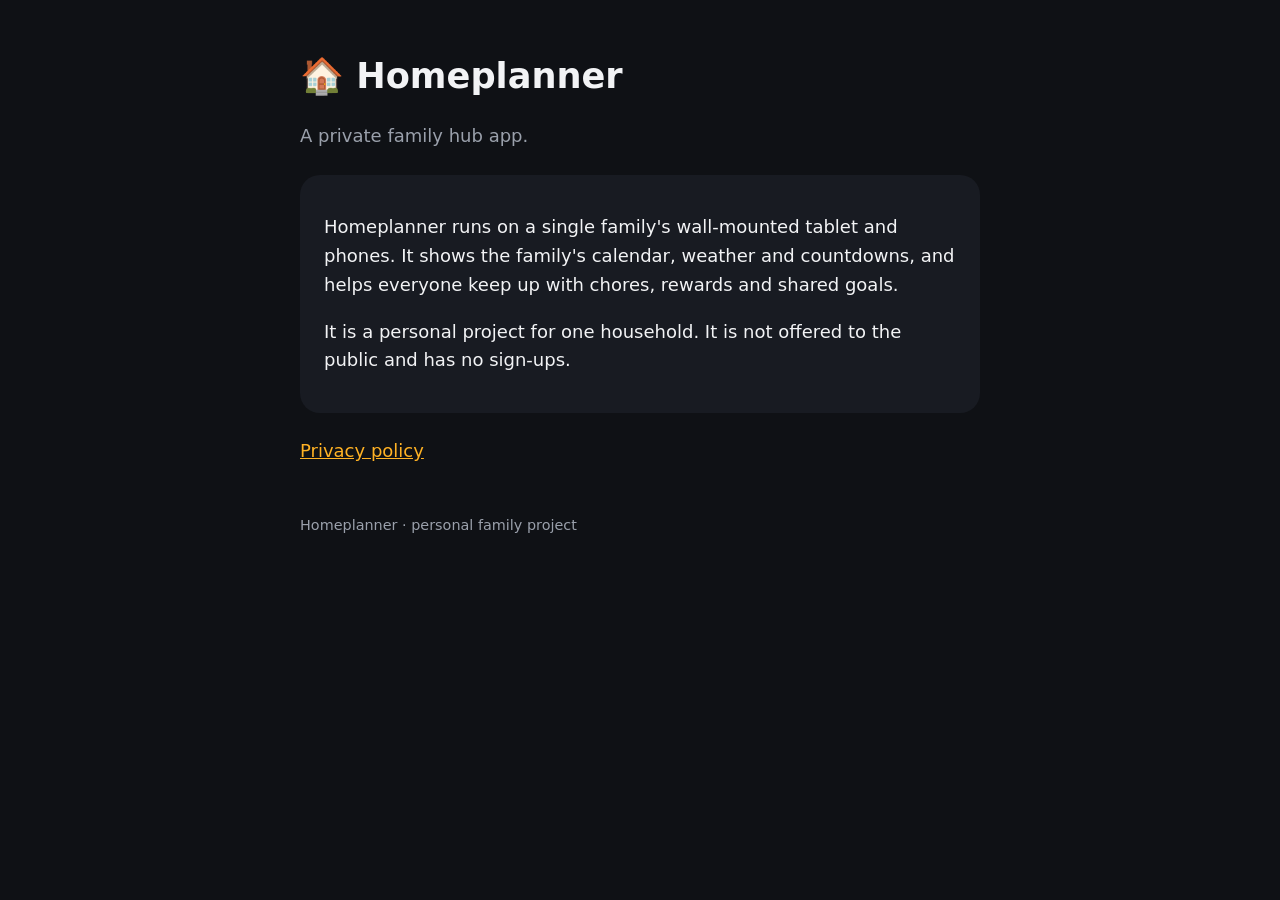
<file: index.html>
<!doctype html>
<html lang="en">
<head>
  <meta charset="utf-8">
  <meta name="viewport" content="width=device-width, initial-scale=1">
  <title>Homeplanner</title>
  <link rel="stylesheet" href="style.css">
</head>
<body>
<main>
  <h1>🏠 Homeplanner</h1>
  <p class="muted">A private family hub app.</p>
  <div class="card">
    <p>Homeplanner runs on a single family's wall-mounted tablet and phones. It shows the family's
      calendar, weather and countdowns, and helps everyone keep up with chores, rewards and shared goals.</p>
    <p>It is a personal project for one household. It is not offered to the public and has no sign-ups.</p>
  </div>
  <p><a href="privacy.html">Privacy policy</a></p>
  <footer>Homeplanner · personal family project</footer>
</main>
</body>
</html>
</file>
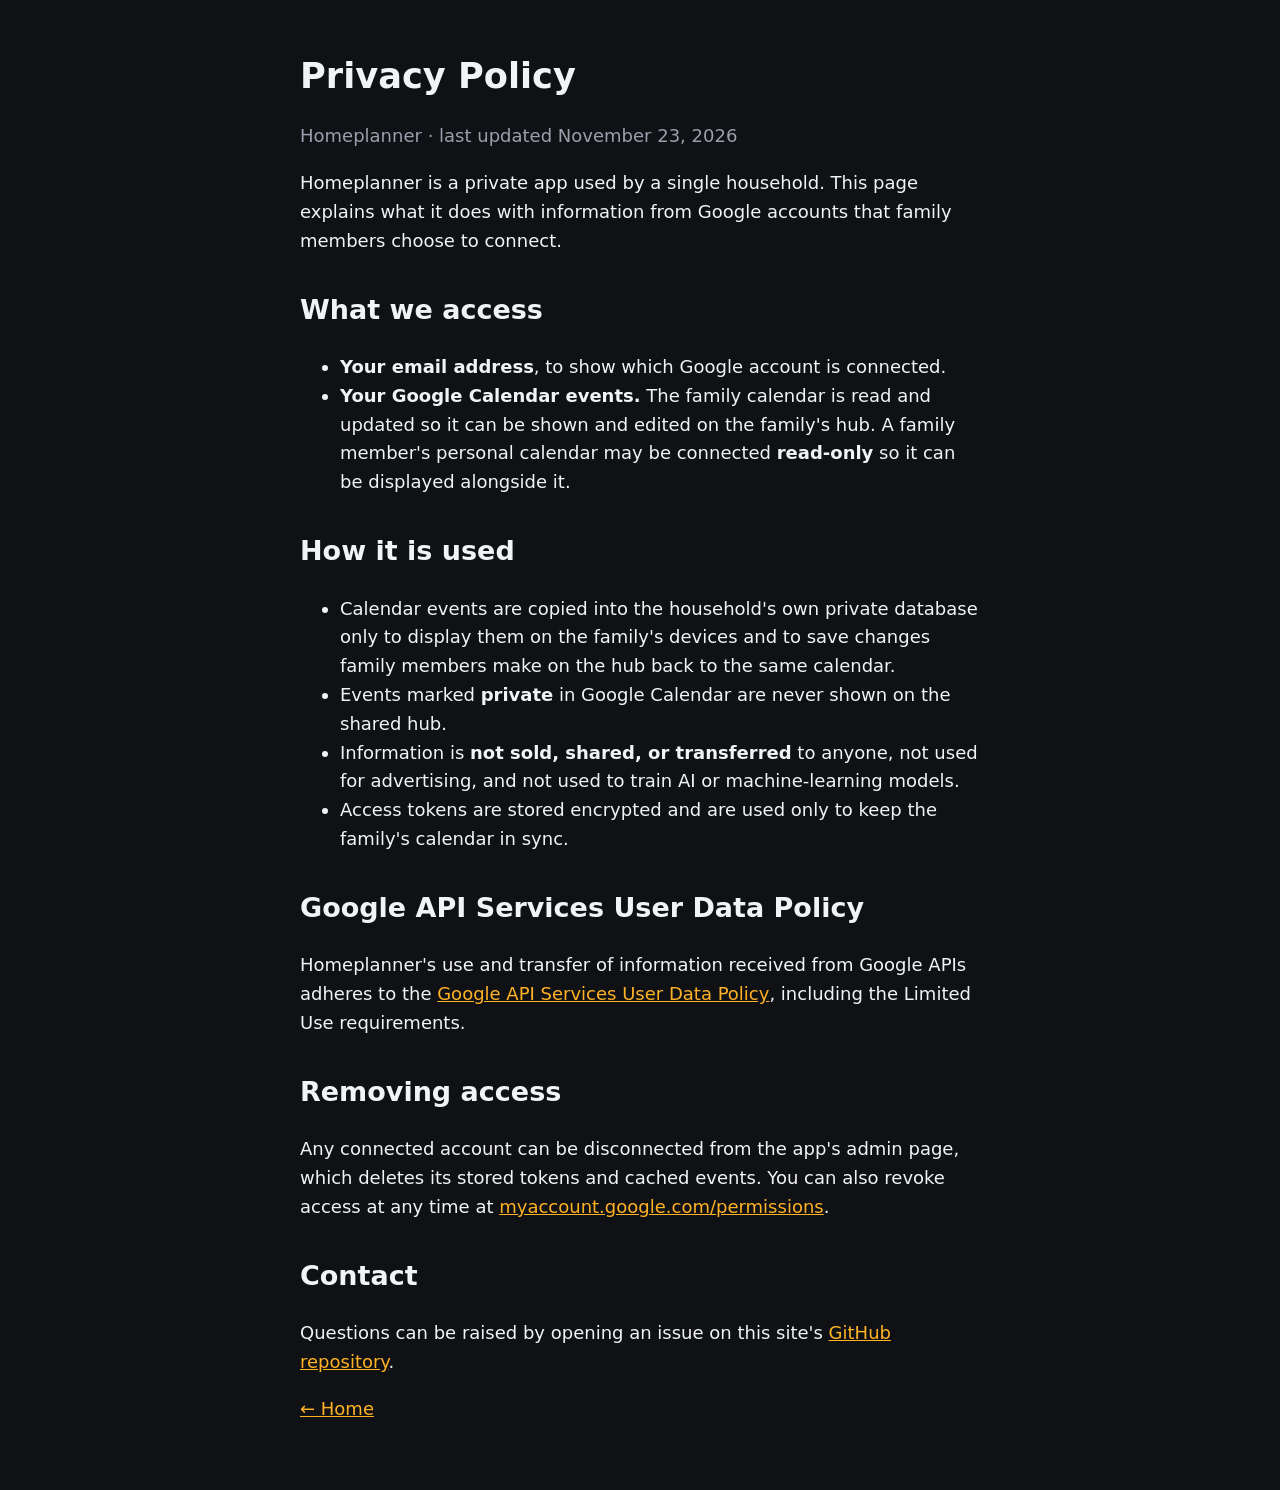
<file: privacy.html>
<!doctype html>
<html lang="en">
<head>
  <meta charset="utf-8">
  <meta name="viewport" content="width=device-width, initial-scale=1">
  <title>Privacy Policy · Homeplanner</title>
  <link rel="stylesheet" href="style.css">
</head>
<body>
<main>
  <h1>Privacy Policy</h1>
  <p class="muted">Homeplanner · last updated November 23, 2026</p>

  <p>Homeplanner is a private app used by a single household. This page explains what it does with
    information from Google accounts that family members choose to connect.</p>

  <h2>What we access</h2>
  <ul>
    <li><b>Your email address</b>, to show which Google account is connected.</li>
    <li><b>Your Google Calendar events.</b> The family calendar is read and updated so it can be shown and
      edited on the family's hub. A family member's personal calendar may be connected <b>read-only</b> so it
      can be displayed alongside it.</li>
  </ul>

  <h2>How it is used</h2>
  <ul>
    <li>Calendar events are copied into the household's own private database only to display them on the
      family's devices and to save changes family members make on the hub back to the same calendar.</li>
    <li>Events marked <b>private</b> in Google Calendar are never shown on the shared hub.</li>
    <li>Information is <b>not sold, shared, or transferred</b> to anyone, not used for advertising, and not
      used to train AI or machine-learning models.</li>
    <li>Access tokens are stored encrypted and are used only to keep the family's calendar in sync.</li>
  </ul>

  <h2>Google API Services User Data Policy</h2>
  <p>Homeplanner's use and transfer of information received from Google APIs adheres to the
    <a href="https://developers.google.com/terms/api-services-user-data-policy">Google API Services User Data Policy</a>,
    including the Limited Use requirements.</p>

  <h2>Removing access</h2>
  <p>Any connected account can be disconnected from the app's admin page, which deletes its stored tokens
    and cached events. You can also revoke access at any time at
    <a href="https://myaccount.google.com/permissions">myaccount.google.com/permissions</a>.</p>

  <h2>Contact</h2>
  <p>Questions can be raised by opening an issue on this site's
    <a href="https://github.com/bluflowr/homeplanner-site/issues">GitHub repository</a>.</p>

  <p><a href="index.html">← Home</a></p>
</main>
</body>
</html>
</file>
<file: style.css>
:root { --bg: #0f1115; --panel: #181b22; --text: #f2f3f5; --muted: #9aa0ab; --accent: #ffb224; }
* { box-sizing: border-box; }
body { margin: 0; background: var(--bg); color: var(--text); font: 18px/1.6 system-ui, -apple-system, sans-serif; }
main { max-width: 720px; margin: 0 auto; padding: 48px 20px; }
h1 { font-size: 2.2rem; margin: 0 0 8px; }
h2 { margin-top: 2rem; }
p, li { color: var(--text); }
.muted { color: var(--muted); }
.card { background: var(--panel); border-radius: 20px; padding: 20px 24px; margin: 24px 0; }
a { color: var(--accent); }
footer { margin-top: 48px; color: var(--muted); font-size: 0.9rem; }
</file>
